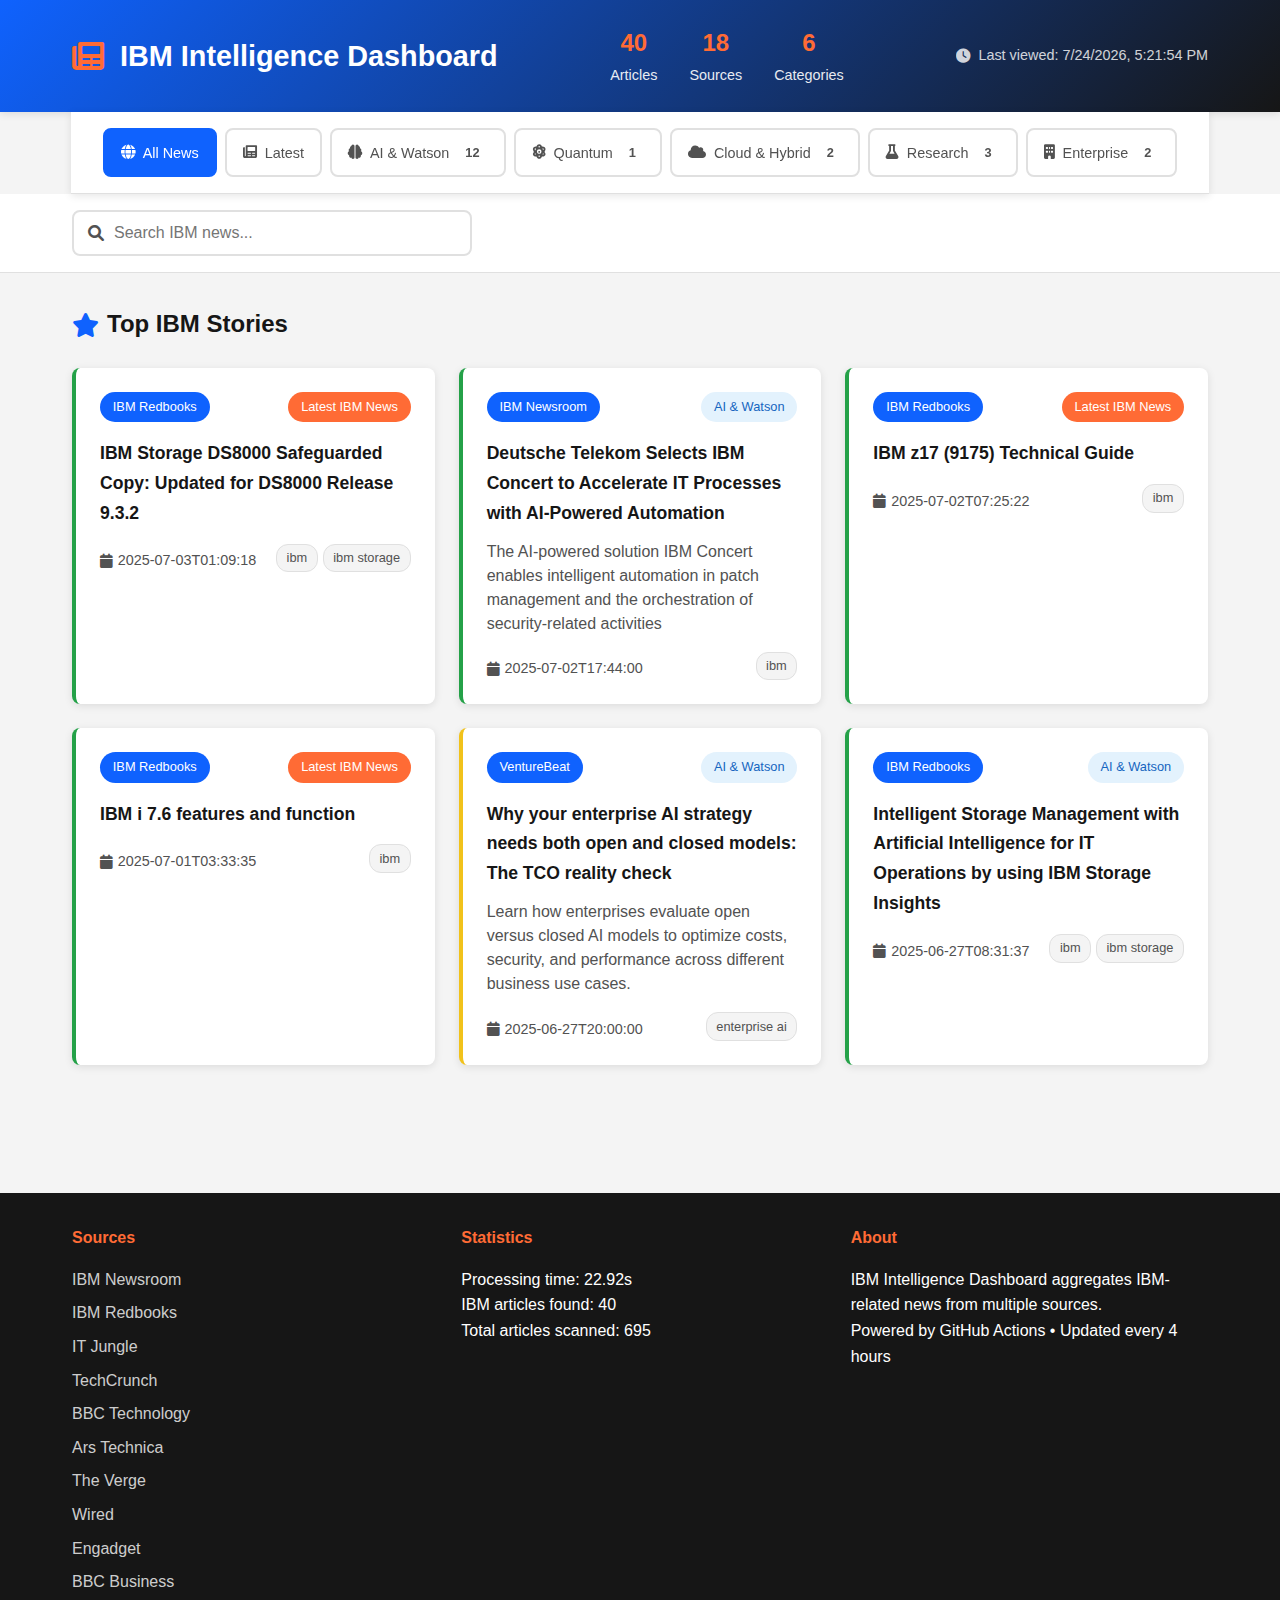
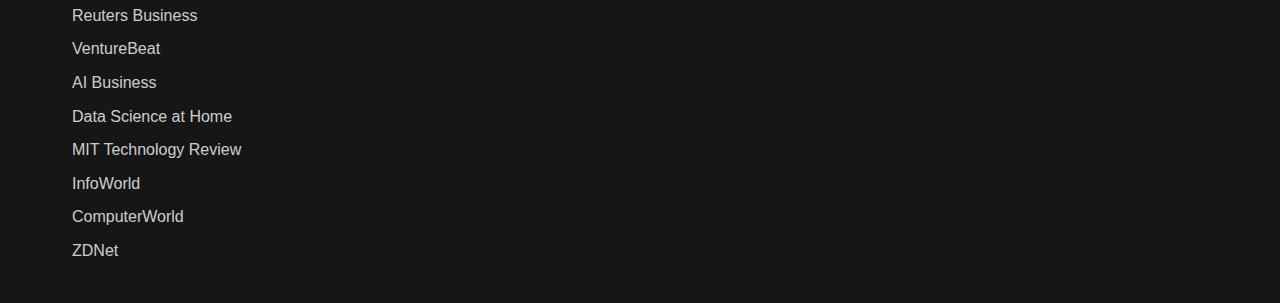
<file: index.html>
<!DOCTYPE html>
<html lang="en">
<head>
    <meta charset="UTF-8">
    <meta name="viewport" content="width=device-width, initial-scale=1.0">
    <title>IBM Intelligence Dashboard</title>
    <link rel="stylesheet" href="assets/css/dashboard.css">
    <link href="https://cdnjs.cloudflare.com/ajax/libs/font-awesome/6.0.0/css/all.min.css" rel="stylesheet">
</head>
<body>
    <div class="dashboard-container">
        <!-- Header -->
        <header class="dashboard-header">
            <div class="header-content">
                <div class="logo-section">
                    <i class="fas fa-newspaper"></i>
                    <h1>IBM Intelligence Dashboard</h1>
                </div>
                <div class="stats-section">
                    <div class="stat-item">
                        <span class="stat-number">40</span>
                        <span class="stat-label">Articles</span>
                    </div>
                    <div class="stat-item">
                        <span class="stat-number">18</span>
                        <span class="stat-label">Sources</span>
                    </div>
                    <div class="stat-item">
                        <span class="stat-number">6</span>
                        <span class="stat-label">Categories</span>
                    </div>
                </div>
                <div class="update-info">
                    <i class="fas fa-clock"></i>
                    Last updated: 2025-07-05T19:13:21Z
                </div>
            </div>
        </header>

        <!-- Navigation -->
        <nav class="category-nav">
            <button class="nav-btn active" data-category="all">
                <i class="fas fa-globe"></i> All News
            </button>
            <button class="nav-btn" data-category="latest">
                <i class="fas fa-newspaper"></i> Latest
            </button>
            
            
            
            
            <button class="nav-btn" data-category="ai_watson">
                
                <i class="fas fa-brain"></i> AI & Watson
                
                <span class="category-count">12</span>
            </button>
            
            
            
            <button class="nav-btn" data-category="quantum">
                
                <i class="fas fa-atom"></i> Quantum
                
                <span class="category-count">1</span>
            </button>
            
            
            
            <button class="nav-btn" data-category="cloud_hybrid">
                
                <i class="fas fa-cloud"></i> Cloud & Hybrid
                
                <span class="category-count">2</span>
            </button>
            
            
            
            <button class="nav-btn" data-category="research">
                
                <i class="fas fa-flask"></i> Research
                
                <span class="category-count">3</span>
            </button>
            
            
            
            <button class="nav-btn" data-category="enterprise">
                
                <i class="fas fa-building"></i> Enterprise
                
                <span class="category-count">2</span>
            </button>
            
            
        </nav>

        <!-- Main Content -->
        <main class="dashboard-main">
            <!-- Top Stories Section -->
            <section class="top-stories" id="section-all">
                <h2><i class="fas fa-star"></i> Top IBM Stories</h2>
                <div class="articles-grid">
                    
                    <article class="article-card priority-1">
                        <div class="article-header">
                            <span class="source-badge">IBM Redbooks</span>
                            <span class="category-badge category-latest">
                                Latest IBM News
                            </span>
                        </div>
                        <h3 class="article-title">
                            <a href="https://www.redbooks.ibm.com/abstracts/redp5506.html" target="_blank" rel="noopener">
                                IBM Storage DS8000 Safeguarded Copy: Updated for DS8000 Release 9.3.2
                            </a>
                        </h3>
                        <p class="article-description"></p>
                        <div class="article-footer">
                            <span class="article-date">
                                <i class="fas fa-calendar"></i>
                                
                                2025-07-03T01:09:18
                                
                            </span>
                            <div class="article-keywords">
                                
                                <span class="keyword-tag">ibm</span>
                                
                                <span class="keyword-tag">ibm storage</span>
                                
                            </div>
                        </div>
                    </article>
                    
                    <article class="article-card priority-1">
                        <div class="article-header">
                            <span class="source-badge">IBM Newsroom</span>
                            <span class="category-badge category-ai_watson">
                                AI & Watson
                            </span>
                        </div>
                        <h3 class="article-title">
                            <a href="https://newsroom.ibm.com/2025-07-02-deutsche-telekom-selects-ibm-concert-to-accelerate-it-processes-with-ai-powered-automation" target="_blank" rel="noopener">
                                Deutsche Telekom Selects IBM Concert to Accelerate IT Processes with AI-Powered Automation
                            </a>
                        </h3>
                        <p class="article-description">The AI-powered solution IBM Concert enables intelligent automation in patch management and the orchestration of security-related activities</p>
                        <div class="article-footer">
                            <span class="article-date">
                                <i class="fas fa-calendar"></i>
                                
                                2025-07-02T17:44:00
                                
                            </span>
                            <div class="article-keywords">
                                
                                <span class="keyword-tag">ibm</span>
                                
                            </div>
                        </div>
                    </article>
                    
                    <article class="article-card priority-1">
                        <div class="article-header">
                            <span class="source-badge">IBM Redbooks</span>
                            <span class="category-badge category-latest">
                                Latest IBM News
                            </span>
                        </div>
                        <h3 class="article-title">
                            <a href="https://www.redbooks.ibm.com/abstracts/sg248579.html" target="_blank" rel="noopener">
                                IBM z17 (9175) Technical Guide
                            </a>
                        </h3>
                        <p class="article-description"></p>
                        <div class="article-footer">
                            <span class="article-date">
                                <i class="fas fa-calendar"></i>
                                
                                2025-07-02T07:25:22
                                
                            </span>
                            <div class="article-keywords">
                                
                                <span class="keyword-tag">ibm</span>
                                
                            </div>
                        </div>
                    </article>
                    
                    <article class="article-card priority-1">
                        <div class="article-header">
                            <span class="source-badge">IBM Redbooks</span>
                            <span class="category-badge category-latest">
                                Latest IBM News
                            </span>
                        </div>
                        <h3 class="article-title">
                            <a href="https://www.redbooks.ibm.com/abstracts/sg248588.html" target="_blank" rel="noopener">
                                IBM i 7.6 features and function
                            </a>
                        </h3>
                        <p class="article-description"></p>
                        <div class="article-footer">
                            <span class="article-date">
                                <i class="fas fa-calendar"></i>
                                
                                2025-07-01T03:33:35
                                
                            </span>
                            <div class="article-keywords">
                                
                                <span class="keyword-tag">ibm</span>
                                
                            </div>
                        </div>
                    </article>
                    
                    <article class="article-card priority-2">
                        <div class="article-header">
                            <span class="source-badge">VentureBeat</span>
                            <span class="category-badge category-ai_watson">
                                AI & Watson
                            </span>
                        </div>
                        <h3 class="article-title">
                            <a href="https://venturebeat.com/ai/why-your-enterprise-ai-strategy-needs-both-open-and-closed-models-the-tco-reality-check/" target="_blank" rel="noopener">
                                Why your enterprise AI strategy needs both open and closed models: The TCO reality check
                            </a>
                        </h3>
                        <p class="article-description">Learn how enterprises evaluate open versus closed AI models to optimize costs, security, and performance across different business use cases.</p>
                        <div class="article-footer">
                            <span class="article-date">
                                <i class="fas fa-calendar"></i>
                                
                                2025-06-27T20:00:00
                                
                            </span>
                            <div class="article-keywords">
                                
                                <span class="keyword-tag">enterprise ai</span>
                                
                            </div>
                        </div>
                    </article>
                    
                    <article class="article-card priority-1">
                        <div class="article-header">
                            <span class="source-badge">IBM Redbooks</span>
                            <span class="category-badge category-ai_watson">
                                AI & Watson
                            </span>
                        </div>
                        <h3 class="article-title">
                            <a href="https://www.redbooks.ibm.com/abstracts/redp5755.html" target="_blank" rel="noopener">
                                Intelligent Storage Management with Artificial Intelligence for IT Operations by using IBM Storage Insights
                            </a>
                        </h3>
                        <p class="article-description"></p>
                        <div class="article-footer">
                            <span class="article-date">
                                <i class="fas fa-calendar"></i>
                                
                                2025-06-27T08:31:37
                                
                            </span>
                            <div class="article-keywords">
                                
                                <span class="keyword-tag">ibm</span>
                                
                                <span class="keyword-tag">ibm storage</span>
                                
                            </div>
                        </div>
                    </article>
                    
                </div>
            </section>

            <!-- Category Sections -->
            
            <section class="category-section" id="section-latest" style="display: none;">
                <h2>
                    
                    <i class="fas fa-newspaper"></i> Latest IBM News
                    
                </h2>
                <div class="articles-list">
                    
                    <article class="article-item priority-1">
                        <div class="article-content">
                            <div class="article-meta">
                                <span class="source-badge">IBM Redbooks</span>
                                <span class="article-date">
                                    
                                    2025-07-03T01:09:18
                                    
                                </span>
                            </div>
                            <h3 class="article-title">
                                <a href="https://www.redbooks.ibm.com/abstracts/redp5506.html" target="_blank" rel="noopener">
                                    IBM Storage DS8000 Safeguarded Copy: Updated for DS8000 Release 9.3.2
                                </a>
                            </h3>
                            <p class="article-description"></p>
                            <div class="article-keywords">
                                
                                <span class="keyword-tag">ibm</span>
                                
                                <span class="keyword-tag">ibm storage</span>
                                
                            </div>
                        </div>
                    </article>
                    
                    <article class="article-item priority-1">
                        <div class="article-content">
                            <div class="article-meta">
                                <span class="source-badge">IBM Redbooks</span>
                                <span class="article-date">
                                    
                                    2025-07-02T07:25:22
                                    
                                </span>
                            </div>
                            <h3 class="article-title">
                                <a href="https://www.redbooks.ibm.com/abstracts/sg248579.html" target="_blank" rel="noopener">
                                    IBM z17 (9175) Technical Guide
                                </a>
                            </h3>
                            <p class="article-description"></p>
                            <div class="article-keywords">
                                
                                <span class="keyword-tag">ibm</span>
                                
                            </div>
                        </div>
                    </article>
                    
                    <article class="article-item priority-1">
                        <div class="article-content">
                            <div class="article-meta">
                                <span class="source-badge">IBM Redbooks</span>
                                <span class="article-date">
                                    
                                    2025-07-01T03:33:35
                                    
                                </span>
                            </div>
                            <h3 class="article-title">
                                <a href="https://www.redbooks.ibm.com/abstracts/sg248588.html" target="_blank" rel="noopener">
                                    IBM i 7.6 features and function
                                </a>
                            </h3>
                            <p class="article-description"></p>
                            <div class="article-keywords">
                                
                                <span class="keyword-tag">ibm</span>
                                
                            </div>
                        </div>
                    </article>
                    
                    <article class="article-item priority-1">
                        <div class="article-content">
                            <div class="article-meta">
                                <span class="source-badge">IBM Redbooks</span>
                                <span class="article-date">
                                    
                                    2025-06-27T04:37:47
                                    
                                </span>
                            </div>
                            <h3 class="article-title">
                                <a href="https://www.redbooks.ibm.com/redpieces/abstracts/sg246374.html" target="_blank" rel="noopener">
                                    IBM GDPS: An Introduction to Concepts and Capabilities
                                </a>
                            </h3>
                            <p class="article-description"></p>
                            <div class="article-keywords">
                                
                                <span class="keyword-tag">ibm</span>
                                
                            </div>
                        </div>
                    </article>
                    
                    <article class="article-item priority-1">
                        <div class="article-content">
                            <div class="article-meta">
                                <span class="source-badge">IBM Redbooks</span>
                                <span class="article-date">
                                    
                                    2025-06-26T02:11:01
                                    
                                </span>
                            </div>
                            <h3 class="article-title">
                                <a href="https://www.redbooks.ibm.com/abstracts/sg248569.html" target="_blank" rel="noopener">
                                    Ensuring Business Continuity: A Practical Guide to Policy-Based Replication and Policy-Based High Availability for IBM Storage Virtualize Systems
                                </a>
                            </h3>
                            <p class="article-description"></p>
                            <div class="article-keywords">
                                
                                <span class="keyword-tag">ibm</span>
                                
                                <span class="keyword-tag">ibm storage</span>
                                
                            </div>
                        </div>
                    </article>
                    
                    <article class="article-item priority-1">
                        <div class="article-content">
                            <div class="article-meta">
                                <span class="source-badge">IBM Newsroom</span>
                                <span class="article-date">
                                    
                                    2025-06-24T11:02:00
                                    
                                </span>
                            </div>
                            <h3 class="article-title">
                                <a href="https://newsroom.ibm.com/2025-06-24-parsons-corporation-is-ready-now-to-build-americas-brand-new,-state-of-the-art-air-traffic-control-system" target="_blank" rel="noopener">
                                    Parsons Corporation is Ready Now to Build America’s Brand New, State Of-The-Art Air Traffic Control System
                                </a>
                            </h3>
                            <p class="article-description">Parsons and IBM join forces to propose solutions for new national airspace system</p>
                            <div class="article-keywords">
                                
                                <span class="keyword-tag">ibm</span>
                                
                            </div>
                        </div>
                    </article>
                    
                    <article class="article-item priority-2">
                        <div class="article-content">
                            <div class="article-meta">
                                <span class="source-badge">IT Jungle</span>
                                <span class="article-date">
                                    
                                    2025-06-23T04:01:06
                                    
                                </span>
                            </div>
                            <h3 class="article-title">
                                <a href="https://www.itjungle.com/2025/06/23/ibm-i-ptf-guide-volume-27-number-25/" target="_blank" rel="noopener">
                                    IBM i PTF Guide, Volume 27, Number 25
                                </a>
                            </h3>
                            <p class="article-description"><p>Happy Monday, everyone. The IBM i stack is starting out your week with a security issue and two security vulnerabilities.</p>
<p>First, we have PH65394, which is a notification that IBM WebSphere Application Server Liberty is vulnerable to a denial of service due to Apache CXF (CVE-2025-23184 CVS...</p>
                            <div class="article-keywords">
                                
                                <span class="keyword-tag">ibm</span>
                                
                            </div>
                        </div>
                    </article>
                    
                    <article class="article-item priority-2">
                        <div class="article-content">
                            <div class="article-meta">
                                <span class="source-badge">IT Jungle</span>
                                <span class="article-date">
                                    
                                    2025-06-16T04:05:11
                                    
                                </span>
                            </div>
                            <h3 class="article-title">
                                <a href="https://www.itjungle.com/2025/06/16/meet-the-next-gen-of-ibmers-helping-to-build-ibm-i/" target="_blank" rel="noopener">
                                    Meet The Next Gen Of IBMers Helping To Build IBM i
                                </a>
                            </h3>
                            <p class="article-description"><p>The graying of the IBM i installed base is a topic that deserves attention, as every platform must find a way to reinvent itself if it wants to survive. IBM executives have been vocal about the need for IBM i customers to hire younger people. Well, it looks like Big Blue is taking its own advice,...</p>
                            <div class="article-keywords">
                                
                                <span class="keyword-tag">ibm</span>
                                
                                <span class="keyword-tag">big blue</span>
                                
                            </div>
                        </div>
                    </article>
                    
                    <article class="article-item priority-2">
                        <div class="article-content">
                            <div class="article-meta">
                                <span class="source-badge">IT Jungle</span>
                                <span class="article-date">
                                    
                                    2025-06-16T04:01:35
                                    
                                </span>
                            </div>
                            <h3 class="article-title">
                                <a href="https://www.itjungle.com/2025/06/16/ibm-i-ptf-guide-volume-27-number-24/" target="_blank" rel="noopener">
                                    IBM i PTF Guide, Volume 27, Number 24
                                </a>
                            </h3>
                            <p class="article-description"><p>The AS/400, under its many names, turns 37 this coming weekend, and let’s all raise a glass and celebrate this venerable and still relevant platform. Or, perhaps a cup of coffee or tea, depending on your mood.</p>
<p>In the meantime, before you toast the IBM i, you have two security vulnerabiliti...</p>
                            <div class="article-keywords">
                                
                                <span class="keyword-tag">ibm</span>
                                
                            </div>
                        </div>
                    </article>
                    
                    <article class="article-item priority-1">
                        <div class="article-content">
                            <div class="article-meta">
                                <span class="source-badge">IBM Redbooks</span>
                                <span class="article-date">
                                    
                                    2025-06-16T03:07:00
                                    
                                </span>
                            </div>
                            <h3 class="article-title">
                                <a href="https://www.redbooks.ibm.com/redpieces/abstracts/sg248480.html" target="_blank" rel="noopener">
                                    IBM Z Time Synchronization Implementation Guide
                                </a>
                            </h3>
                            <p class="article-description"></p>
                            <div class="article-keywords">
                                
                                <span class="keyword-tag">ibm</span>
                                
                                <span class="keyword-tag">ibm z</span>
                                
                            </div>
                        </div>
                    </article>
                    
                    <article class="article-item priority-1">
                        <div class="article-content">
                            <div class="article-meta">
                                <span class="source-badge">IBM Redbooks</span>
                                <span class="article-date">
                                    
                                    2025-06-09T11:49:16
                                    
                                </span>
                            </div>
                            <h3 class="article-title">
                                <a href="https://www.redbooks.ibm.com/abstracts/sg248581.html" target="_blank" rel="noopener">
                                    IBM z17 Configuration Setup
                                </a>
                            </h3>
                            <p class="article-description"></p>
                            <div class="article-keywords">
                                
                                <span class="keyword-tag">ibm</span>
                                
                            </div>
                        </div>
                    </article>
                    
                    <article class="article-item priority-1">
                        <div class="article-content">
                            <div class="article-meta">
                                <span class="source-badge">IBM Redbooks</span>
                                <span class="article-date">
                                    
                                    2025-06-04T11:58:55
                                    
                                </span>
                            </div>
                            <h3 class="article-title">
                                <a href="https://www.redbooks.ibm.com/redpieces/abstracts/sg248511.html" target="_blank" rel="noopener">
                                    Getting Started with IBM Z Cyber Vault
                                </a>
                            </h3>
                            <p class="article-description"></p>
                            <div class="article-keywords">
                                
                                <span class="keyword-tag">ibm</span>
                                
                                <span class="keyword-tag">ibm z</span>
                                
                            </div>
                        </div>
                    </article>
                    
                    <article class="article-item priority-1">
                        <div class="article-content">
                            <div class="article-meta">
                                <span class="source-badge">IBM Redbooks</span>
                                <span class="article-date">
                                    
                                    2025-06-03T12:13:08
                                    
                                </span>
                            </div>
                            <h3 class="article-title">
                                <a href="https://www.redbooks.ibm.com/redpieces/abstracts/redp5744.html" target="_blank" rel="noopener">
                                    IBM Storage Defender: Data Resiliency Service
                                </a>
                            </h3>
                            <p class="article-description"></p>
                            <div class="article-keywords">
                                
                                <span class="keyword-tag">ibm</span>
                                
                                <span class="keyword-tag">ibm storage</span>
                                
                            </div>
                        </div>
                    </article>
                    
                    <article class="article-item priority-1">
                        <div class="article-content">
                            <div class="article-meta">
                                <span class="source-badge">IBM Redbooks</span>
                                <span class="article-date">
                                    
                                    2025-06-03T11:43:03
                                    
                                </span>
                            </div>
                            <h3 class="article-title">
                                <a href="https://www.redbooks.ibm.com/abstracts/redp5746.html" target="_blank" rel="noopener">
                                    IBM Storage Scale System 6000 with NVIDIA DGX SuperPOD Deployment Guide
                                </a>
                            </h3>
                            <p class="article-description"></p>
                            <div class="article-keywords">
                                
                                <span class="keyword-tag">ibm</span>
                                
                                <span class="keyword-tag">ibm storage</span>
                                
                            </div>
                        </div>
                    </article>
                    
                    <article class="article-item priority-1">
                        <div class="article-content">
                            <div class="article-meta">
                                <span class="source-badge">IBM Redbooks</span>
                                <span class="article-date">
                                    
                                    2025-05-29T02:34:57
                                    
                                </span>
                            </div>
                            <h3 class="article-title">
                                <a href="https://www.redbooks.ibm.com/abstracts/sg248585.html" target="_blank" rel="noopener">
                                    Supercharge Your IBM Storage FlashSystem: Performance Tips and Tricks
                                </a>
                            </h3>
                            <p class="article-description"></p>
                            <div class="article-keywords">
                                
                                <span class="keyword-tag">ibm</span>
                                
                                <span class="keyword-tag">ibm storage</span>
                                
                            </div>
                        </div>
                    </article>
                    
                    <article class="article-item priority-1">
                        <div class="article-content">
                            <div class="article-meta">
                                <span class="source-badge">IBM Redbooks</span>
                                <span class="article-date">
                                    
                                    2025-05-29T01:38:40
                                    
                                </span>
                            </div>
                            <h3 class="article-title">
                                <a href="https://www.redbooks.ibm.com/abstracts/sg248580.html" target="_blank" rel="noopener">
                                    IBM z17 Technical Introduction
                                </a>
                            </h3>
                            <p class="article-description"></p>
                            <div class="article-keywords">
                                
                                <span class="keyword-tag">ibm</span>
                                
                            </div>
                        </div>
                    </article>
                    
                    <article class="article-item priority-1">
                        <div class="article-content">
                            <div class="article-meta">
                                <span class="source-badge">IBM Redbooks</span>
                                <span class="article-date">
                                    
                                    2025-05-20T04:52:31
                                    
                                </span>
                            </div>
                            <h3 class="article-title">
                                <a href="https://www.redbooks.ibm.com/abstracts/sg248582.html" target="_blank" rel="noopener">
                                    Modernization Techniques for IBM Power
                                </a>
                            </h3>
                            <p class="article-description"></p>
                            <div class="article-keywords">
                                
                                <span class="keyword-tag">ibm</span>
                                
                                <span class="keyword-tag">ibm power</span>
                                
                            </div>
                        </div>
                    </article>
                    
                    <article class="article-item priority-1">
                        <div class="article-content">
                            <div class="article-meta">
                                <span class="source-badge">IBM Redbooks</span>
                                <span class="article-date">
                                    
                                    2025-05-16T11:11:24
                                    
                                </span>
                            </div>
                            <h3 class="article-title">
                                <a href="https://www.redbooks.ibm.com/abstracts/sg248235.html" target="_blank" rel="noopener">
                                    IBM TS4500 R11 Tape Library Guide
                                </a>
                            </h3>
                            <p class="article-description"></p>
                            <div class="article-keywords">
                                
                                <span class="keyword-tag">ibm</span>
                                
                            </div>
                        </div>
                    </article>
                    
                    <article class="article-item priority-1">
                        <div class="article-content">
                            <div class="article-meta">
                                <span class="source-badge">IBM Redbooks</span>
                                <span class="article-date">
                                    
                                    2025-05-16T07:35:47
                                    
                                </span>
                            </div>
                            <h3 class="article-title">
                                <a href="https://www.redbooks.ibm.com/abstracts/sg248583.html" target="_blank" rel="noopener">
                                    Introducing IBM i Modernization Engine for Lifecycle Integration - Merlin
                                </a>
                            </h3>
                            <p class="article-description"></p>
                            <div class="article-keywords">
                                
                                <span class="keyword-tag">ibm</span>
                                
                            </div>
                        </div>
                    </article>
                    
                    <article class="article-item priority-1">
                        <div class="article-content">
                            <div class="article-meta">
                                <span class="source-badge">IBM Redbooks</span>
                                <span class="article-date">
                                    
                                    2025-05-12T09:47:19
                                    
                                </span>
                            </div>
                            <h3 class="article-title">
                                <a href="https://www.redbooks.ibm.com/abstracts/sg245444.html" target="_blank" rel="noopener">
                                    IBM Z Connectivity Handbook
                                </a>
                            </h3>
                            <p class="article-description"></p>
                            <div class="article-keywords">
                                
                                <span class="keyword-tag">ibm</span>
                                
                                <span class="keyword-tag">ibm z</span>
                                
                            </div>
                        </div>
                    </article>
                    
                </div>
            </section>
            
            <section class="category-section" id="section-ai_watson" style="display: none;">
                <h2>
                    
                    <i class="fas fa-brain"></i> AI & Watson
                    
                </h2>
                <div class="articles-list">
                    
                    <article class="article-item priority-1">
                        <div class="article-content">
                            <div class="article-meta">
                                <span class="source-badge">IBM Newsroom</span>
                                <span class="article-date">
                                    
                                    2025-07-02T17:44:00
                                    
                                </span>
                            </div>
                            <h3 class="article-title">
                                <a href="https://newsroom.ibm.com/2025-07-02-deutsche-telekom-selects-ibm-concert-to-accelerate-it-processes-with-ai-powered-automation" target="_blank" rel="noopener">
                                    Deutsche Telekom Selects IBM Concert to Accelerate IT Processes with AI-Powered Automation
                                </a>
                            </h3>
                            <p class="article-description">The AI-powered solution IBM Concert enables intelligent automation in patch management and the orchestration of security-related activities</p>
                            <div class="article-keywords">
                                
                                <span class="keyword-tag">ibm</span>
                                
                            </div>
                        </div>
                    </article>
                    
                    <article class="article-item priority-2">
                        <div class="article-content">
                            <div class="article-meta">
                                <span class="source-badge">VentureBeat</span>
                                <span class="article-date">
                                    
                                    2025-06-27T20:00:00
                                    
                                </span>
                            </div>
                            <h3 class="article-title">
                                <a href="https://venturebeat.com/ai/why-your-enterprise-ai-strategy-needs-both-open-and-closed-models-the-tco-reality-check/" target="_blank" rel="noopener">
                                    Why your enterprise AI strategy needs both open and closed models: The TCO reality check
                                </a>
                            </h3>
                            <p class="article-description">Learn how enterprises evaluate open versus closed AI models to optimize costs, security, and performance across different business use cases.</p>
                            <div class="article-keywords">
                                
                                <span class="keyword-tag">enterprise ai</span>
                                
                            </div>
                        </div>
                    </article>
                    
                    <article class="article-item priority-1">
                        <div class="article-content">
                            <div class="article-meta">
                                <span class="source-badge">IBM Redbooks</span>
                                <span class="article-date">
                                    
                                    2025-06-27T08:31:37
                                    
                                </span>
                            </div>
                            <h3 class="article-title">
                                <a href="https://www.redbooks.ibm.com/abstracts/redp5755.html" target="_blank" rel="noopener">
                                    Intelligent Storage Management with Artificial Intelligence for IT Operations by using IBM Storage Insights
                                </a>
                            </h3>
                            <p class="article-description"></p>
                            <div class="article-keywords">
                                
                                <span class="keyword-tag">ibm</span>
                                
                                <span class="keyword-tag">ibm storage</span>
                                
                            </div>
                        </div>
                    </article>
                    
                    <article class="article-item priority-1">
                        <div class="article-content">
                            <div class="article-meta">
                                <span class="source-badge">AI Business</span>
                                <span class="article-date">
                                    
                                    2025-06-25T13:59:14
                                    
                                </span>
                            </div>
                            <h3 class="article-title">
                                <a href="https://aibusiness.com/generative-ai/hpe-and-nvidia-unveil-new-ai-factory-solutions-at-hpe-discover-las-vegas" target="_blank" rel="noopener">
                                    HPE and Nvidia Unveil New AI Factory Technology
                                </a>
                            </h3>
                            <p class="article-description">Strategic partnership expands enterprise AI capabilities with Blackwell architecture and industry-specific implementations</p>
                            <div class="article-keywords">
                                
                                <span class="keyword-tag">enterprise ai</span>
                                
                            </div>
                        </div>
                    </article>
                    
                    <article class="article-item priority-1">
                        <div class="article-content">
                            <div class="article-meta">
                                <span class="source-badge">AI Business</span>
                                <span class="article-date">
                                    
                                    2025-06-20T14:32:23
                                    
                                </span>
                            </div>
                            <h3 class="article-title">
                                <a href="https://aibusiness.com/agentic-ai/ibm-s-vision-for-agentic-ai-orchestration-q-a" target="_blank" rel="noopener">
                                    IBM's Vision for Agentic AI Orchestration: Q&amp;A
                                </a>
                            </h3>
                            <p class="article-description">IBM AI leader Hans Petter &quot;HP&quot; Dalen on business transformation with agentic AI</p>
                            <div class="article-keywords">
                                
                                <span class="keyword-tag">ibm</span>
                                
                            </div>
                        </div>
                    </article>
                    
                    <article class="article-item priority-1">
                        <div class="article-content">
                            <div class="article-meta">
                                <span class="source-badge">AI Business</span>
                                <span class="article-date">
                                    
                                    2025-06-20T14:24:14
                                    
                                </span>
                            </div>
                            <h3 class="article-title">
                                <a href="https://aibusiness.com/data-centers/most-read-amazon-to-invest-10b-for-ai-cloud-expansion-in-north-carolina-wimbledon-ibm-bring-latest-ai-features-to-the-court" target="_blank" rel="noopener">
                                    Most Read: Amazon to Invest $10B for AI, Cloud Expansion in North Carolina; Wimbledon, IBM Bring Latest AI Features to the Court
                                </a>
                            </h3>
                            <p class="article-description">Also inside, Meta signs nuclear deal to power AI growth; OpenAI awarded $200M contract to develop AI for defense, and more</p>
                            <div class="article-keywords">
                                
                                <span class="keyword-tag">ibm</span>
                                
                            </div>
                        </div>
                    </article>
                    
                    <article class="article-item priority-2">
                        <div class="article-content">
                            <div class="article-meta">
                                <span class="source-badge">Data Science at Home</span>
                                <span class="article-date">
                                    
                                    2025-06-18T14:34:45
                                    
                                </span>
                            </div>
                            <h3 class="article-title">
                                <a href="https://datascienceathome.podbean.com/e/brains-in-the-machine-the-rise-of-neuromorphic-computing-ep-285/" target="_blank" rel="noopener">
                                    Brains in the Machine: The Rise of Neuromorphic Computing (Ep. 285)
                                </a>
                            </h3>
                            <p class="article-description">In this episode of Data Science at Home, we explore the fascinating world of neuromorphic computing — a brain-inspired approach to computation that could reshape the future of AI and robotics. The episode breaks down how neuromorphic systems differ from conventional AI architectures like transformer...</p>
                            <div class="article-keywords">
                                
                                <span class="keyword-tag">ibm</span>
                                
                            </div>
                        </div>
                    </article>
                    
                    <article class="article-item priority-1">
                        <div class="article-content">
                            <div class="article-meta">
                                <span class="source-badge">IBM Newsroom</span>
                                <span class="article-date">
                                    
                                    2025-06-18T12:00:00
                                    
                                </span>
                            </div>
                            <h3 class="article-title">
                                <a href="https://newsroom.ibm.com/2025-06-18-ibm-introduces-industry-first-software-to-unify-agentic-governance-and-security" target="_blank" rel="noopener">
                                    IBM Introduces Industry-First Software to Unify Agentic Governance and Security
                                </a>
                            </h3>
                            <p class="article-description">New IBM integrations to help businesses keep their agentic AI – and other generative AI systems –secured and responsible at scale</p>
                            <div class="article-keywords">
                                
                                <span class="keyword-tag">ibm</span>
                                
                            </div>
                        </div>
                    </article>
                    
                    <article class="article-item priority-1">
                        <div class="article-content">
                            <div class="article-meta">
                                <span class="source-badge">AI Business</span>
                                <span class="article-date">
                                    
                                    2025-06-17T18:52:31
                                    
                                </span>
                            </div>
                            <h3 class="article-title">
                                <a href="https://aibusiness.com/generative-ai/wimbledon-ibm-bring-latest-ai-features-to-the-court" target="_blank" rel="noopener">
                                    Wimbledon, IBM Bring Latest AI Features to the Court
                                </a>
                            </h3>
                            <p class="article-description">The expanded partnership brings a new real-time match chatbot and an enhanced ‘Likelihood to Win’ projection tool for Wimbledon this year</p>
                            <div class="article-keywords">
                                
                                <span class="keyword-tag">ibm</span>
                                
                            </div>
                        </div>
                    </article>
                    
                    <article class="article-item priority-1">
                        <div class="article-content">
                            <div class="article-meta">
                                <span class="source-badge">IBM Newsroom</span>
                                <span class="article-date">
                                    
                                    2025-06-17T04:10:00
                                    
                                </span>
                            </div>
                            <h3 class="article-title">
                                <a href="https://newsroom.ibm.com/2025-06-17-ibm-study-profit-driven-cmos-see-ai-as-growth-driver,-but-operational-hurdles-slow-them-down" target="_blank" rel="noopener">
                                    IBM Study: Profit-Driven CMOs See AI as Growth Driver, but Operational Hurdles Slow Them Down
                                </a>
                            </h3>
                            <p class="article-description">•	54% of surveyed executives underestimated the operational complexity of translating AI strategies into outcomes.</p>
                            <div class="article-keywords">
                                
                                <span class="keyword-tag">ibm</span>
                                
                            </div>
                        </div>
                    </article>
                    
                    <article class="article-item priority-1">
                        <div class="article-content">
                            <div class="article-meta">
                                <span class="source-badge">IBM Redbooks</span>
                                <span class="article-date">
                                    
                                    2025-05-22T06:52:40
                                    
                                </span>
                            </div>
                            <h3 class="article-title">
                                <a href="https://www.redbooks.ibm.com/abstracts/redp5756.html" target="_blank" rel="noopener">
                                    AI for Linux on IBM Z and LinuxONE applications and examples
                                </a>
                            </h3>
                            <p class="article-description"></p>
                            <div class="article-keywords">
                                
                                <span class="keyword-tag">ibm</span>
                                
                                <span class="keyword-tag">ibm z</span>
                                
                            </div>
                        </div>
                    </article>
                    
                    <article class="article-item priority-1">
                        <div class="article-content">
                            <div class="article-meta">
                                <span class="source-badge">IBM Redbooks</span>
                                <span class="article-date">
                                    
                                    2025-05-07T02:58:48
                                    
                                </span>
                            </div>
                            <h3 class="article-title">
                                <a href="https://www.redbooks.ibm.com/abstracts/sg248563.html" target="_blank" rel="noopener">
                                    Unlocking Data Insights and AI: IBM Storage Ceph as a Data Lakehouse Platform for IBM watsonx.data and Beyond
                                </a>
                            </h3>
                            <p class="article-description"></p>
                            <div class="article-keywords">
                                
                                <span class="keyword-tag">ibm</span>
                                
                                <span class="keyword-tag">watsonx</span>
                                
                                <span class="keyword-tag">ibm storage</span>
                                
                            </div>
                        </div>
                    </article>
                    
                </div>
            </section>
            
            <section class="category-section" id="section-quantum" style="display: none;">
                <h2>
                    
                    <i class="fas fa-atom"></i> Quantum Computing
                    
                </h2>
                <div class="articles-list">
                    
                    <article class="article-item priority-1">
                        <div class="article-content">
                            <div class="article-meta">
                                <span class="source-badge">IBM Newsroom</span>
                                <span class="article-date">
                                    
                                    2025-06-24T01:00:00
                                    
                                </span>
                            </div>
                            <h3 class="article-title">
                                <a href="https://newsroom.ibm.com/2025-06-23-ibm-and-riken-unveil-first-ibm-quantum-system-two-outside-of-the-u-s" target="_blank" rel="noopener">
                                    IBM and RIKEN Unveil First IBM Quantum System Two Outside of the U.S.
                                </a>
                            </h3>
                            <p class="article-description">IBM's next-generation quantum computer, now online in Japan, is also connected to the supercomputer Fugaku to accelerate quantum computational power and accuracy</p>
                            <div class="article-keywords">
                                
                                <span class="keyword-tag">ibm</span>
                                
                                <span class="keyword-tag">ibm quantum</span>
                                
                            </div>
                        </div>
                    </article>
                    
                </div>
            </section>
            
            <section class="category-section" id="section-cloud_hybrid" style="display: none;">
                <h2>
                    
                    <i class="fas fa-cloud"></i> Cloud & Hybrid
                    
                </h2>
                <div class="articles-list">
                    
                    <article class="article-item priority-2">
                        <div class="article-content">
                            <div class="article-meta">
                                <span class="source-badge">IT Jungle</span>
                                <span class="article-date">
                                    
                                    2025-06-16T04:03:48
                                    
                                </span>
                            </div>
                            <h3 class="article-title">
                                <a href="https://www.itjungle.com/2025/06/16/will-independent-ibm-i-clouds-survive-powervs/" target="_blank" rel="noopener">
                                    Will Independent IBM i Clouds Survive PowerVS?
                                </a>
                            </h3>
                            <p class="article-description"><p>IBM currently competes with a slew of independent IBM i clouds with its Power Virtual Server (PowerVS) offering. But as IBM’s PowerVS grows bigger and more capable, there is still a question: Can the independent IBM i clouds survive?</p>
<p>Clouds have been around in one form or another for as lo...</p>
                            <div class="article-keywords">
                                
                                <span class="keyword-tag">ibm</span>
                                
                            </div>
                        </div>
                    </article>
                    
                    <article class="article-item priority-1">
                        <div class="article-content">
                            <div class="article-meta">
                                <span class="source-badge">IBM Redbooks</span>
                                <span class="article-date">
                                    
                                    2025-05-26T05:18:16
                                    
                                </span>
                            </div>
                            <h3 class="article-title">
                                <a href="https://www.redbooks.ibm.com/abstracts/redp5753.html" target="_blank" rel="noopener">
                                    A Practical Guide to IBM Storage FlashSystem and Red Hat OpenShift Integration: Red Hat OpenShift Container Platform Virtualization use case
                                </a>
                            </h3>
                            <p class="article-description"></p>
                            <div class="article-keywords">
                                
                                <span class="keyword-tag">ibm</span>
                                
                                <span class="keyword-tag">ibm storage</span>
                                
                                <span class="keyword-tag">red hat</span>
                                
                            </div>
                        </div>
                    </article>
                    
                </div>
            </section>
            
            <section class="category-section" id="section-research" style="display: none;">
                <h2>
                    
                    <i class="fas fa-flask"></i> Research & Innovation
                    
                </h2>
                <div class="articles-list">
                    
                    <article class="article-item priority-2">
                        <div class="article-content">
                            <div class="article-meta">
                                <span class="source-badge">IT Jungle</span>
                                <span class="article-date">
                                    
                                    2025-06-23T04:05:29
                                    
                                </span>
                            </div>
                            <h3 class="article-title">
                                <a href="https://www.itjungle.com/2025/06/23/liam-allan-shares-whats-coming-next-with-code-for-ibm-i/" target="_blank" rel="noopener">
                                    Liam Allan Shares What’s Coming Next With Code For IBM i
                                </a>
                            </h3>
                            <p class="article-description"><p>The rise of Code for IBM i arguably is the best IBM i technology story of the past few years. The VS Code development environment came out of nowhere to challenge Rational Developer for i as the pre-eminent developer tool on the platform. And according to Liam Allan, who started this whole thing,...</p>
                            <div class="article-keywords">
                                
                                <span class="keyword-tag">ibm</span>
                                
                            </div>
                        </div>
                    </article>
                    
                    <article class="article-item priority-2">
                        <div class="article-content">
                            <div class="article-meta">
                                <span class="source-badge">IT Jungle</span>
                                <span class="article-date">
                                    
                                    2025-06-23T04:03:41
                                    
                                </span>
                            </div>
                            <h3 class="article-title">
                                <a href="https://www.itjungle.com/2025/06/23/vs-code-will-be-the-heart-of-the-modern-ibm-i-platform/" target="_blank" rel="noopener">
                                    VS Code Will Be The Heart Of The Modern IBM i Platform
                                </a>
                            </h3>
                            <p class="article-description"><p>For application programmers, the workspace is not a place to sit with a screen, a keyboard, a chair, but rather is an integrated development environment within which code can be created, shared, compiled, and managed either inside the tool itself or through plug-in extensions that link it to othe...</p>
                            <div class="article-keywords">
                                
                                <span class="keyword-tag">ibm</span>
                                
                            </div>
                        </div>
                    </article>
                    
                    <article class="article-item priority-2">
                        <div class="article-content">
                            <div class="article-meta">
                                <span class="source-badge">IT Jungle</span>
                                <span class="article-date">
                                    
                                    2025-06-16T04:04:52
                                    
                                </span>
                            </div>
                            <h3 class="article-title">
                                <a href="https://www.itjungle.com/2025/06/16/looks-like-ibm-is-building-a-linux-like-pase-for-ibm-i-after-all/" target="_blank" rel="noopener">
                                    Looks Like IBM Is Building A Linux-Like PASE For IBM i After All
                                </a>
                            </h3>
                            <p class="article-description"><p>It is pleasing, indeed, whenever you think of something that would be useful for a particular platform and then you find out that the company is working on it. This is indeed what I thought of when we reviewed the <a href="https://pu2025.sched.com/2025-05-20/list/descriptions" rel="noopener" targ...</p>
                            <div class="article-keywords">
                                
                                <span class="keyword-tag">ibm</span>
                                
                                <span class="keyword-tag">big blue</span>
                                
                            </div>
                        </div>
                    </article>
                    
                </div>
            </section>
            
            <section class="category-section" id="section-enterprise" style="display: none;">
                <h2>
                    
                    <i class="fas fa-building"></i> Enterprise Solutions
                    
                </h2>
                <div class="articles-list">
                    
                    <article class="article-item priority-2">
                        <div class="article-content">
                            <div class="article-meta">
                                <span class="source-badge">IT Jungle</span>
                                <span class="article-date">
                                    
                                    2025-06-23T04:04:45
                                    
                                </span>
                            </div>
                            <h3 class="article-title">
                                <a href="https://www.itjungle.com/2025/06/23/from-stable-to-scalable-visual-lansa-16-powers-ibm-i-growth-launching-july-8/" target="_blank" rel="noopener">
                                    From Stable To Scalable: Visual LANSA 16 Powers IBM i Growth – Launching July 8
                                </a>
                            </h3>
                            <p class="article-description"><p>IBM i remains one of the most trusted enterprise platforms in the world, running mission-critical operations across industries like manufacturing, logistics, and finance. Its unmatched reliability and performance have made it a mainstay for organizations running high-volume, always-on business sy...</p>
                            <div class="article-keywords">
                                
                                <span class="keyword-tag">ibm</span>
                                
                            </div>
                        </div>
                    </article>
                    
                    <article class="article-item priority-2">
                        <div class="article-content">
                            <div class="article-meta">
                                <span class="source-badge">IT Jungle</span>
                                <span class="article-date">
                                    
                                    2025-06-16T04:02:18
                                    
                                </span>
                            </div>
                            <h3 class="article-title">
                                <a href="https://www.itjungle.com/2025/06/16/now-ibm-is-jacking-up-hardware-maintenance-prices/" target="_blank" rel="noopener">
                                    Now, IBM Is Jacking Up Hardware Maintenance Prices
                                </a>
                            </h3>
                            <p class="article-description"><p>The first stirrings of hardware maintenance price increases that will affect IBM Power Systems shops have hit, starting in China for Power8 and Power9 machines and for Storage Expert Care support everywhere around the world except in Japan.</p>
<p>To be quite honest, when we read the hardware mai...</p>
                            <div class="article-keywords">
                                
                                <span class="keyword-tag">ibm</span>
                                
                                <span class="keyword-tag">ibm power</span>
                                
                            </div>
                        </div>
                    </article>
                    
                </div>
            </section>
            
        </main>

        <!-- Footer -->
        <footer class="dashboard-footer">
            <div class="footer-content">
                <div class="footer-section">
                    <h4>Sources</h4>
                    <ul>
                        
                        
                        <li><a href="https://newsroom.ibm.com/announcements?pagetemplate=rss" target="_blank">IBM Newsroom</a></li>
                        
                        <li><a href="https://www.redbooks.ibm.com/rss/all.xml" target="_blank">IBM Redbooks</a></li>
                        
                        <li><a href="https://itjungle.com/feed" target="_blank">IT Jungle</a></li>
                        
                        
                        
                        <li><a href="https://techcrunch.com/feed" target="_blank">TechCrunch</a></li>
                        
                        <li><a href="https://feeds.bbci.co.uk/news/technology/rss.xml" target="_blank">BBC Technology</a></li>
                        
                        <li><a href="https://feeds.arstechnica.com/arstechnica/technology-lab" target="_blank">Ars Technica</a></li>
                        
                        <li><a href="https://www.theverge.com/rss/index.xml" target="_blank">The Verge</a></li>
                        
                        <li><a href="https://www.wired.com/feed/rss" target="_blank">Wired</a></li>
                        
                        <li><a href="https://www.engadget.com/rss.xml" target="_blank">Engadget</a></li>
                        
                        
                        
                        <li><a href="https://feeds.bbci.co.uk/news/business/rss.xml" target="_blank">BBC Business</a></li>
                        
                        <li><a href="https://feeds.reuters.com/reuters/businessNews" target="_blank">Reuters Business</a></li>
                        
                        <li><a href="https://venturebeat.com/feed/" target="_blank">VentureBeat</a></li>
                        
                        
                        
                        <li><a href="https://aibusiness.com/rss.xml" target="_blank">AI Business</a></li>
                        
                        <li><a href="https://feed.podbean.com/datascienceathome/feed.xml" target="_blank">Data Science at Home</a></li>
                        
                        <li><a href="https://www.technologyreview.com/feed/" target="_blank">MIT Technology Review</a></li>
                        
                        
                        
                        <li><a href="https://www.infoworld.com/index.rss" target="_blank">InfoWorld</a></li>
                        
                        <li><a href="https://www.computerworld.com/news/rss2.xml" target="_blank">ComputerWorld</a></li>
                        
                        <li><a href="https://www.zdnet.com/news/rss.xml" target="_blank">ZDNet</a></li>
                        
                        
                    </ul>
                </div>
                <div class="footer-section">
                    <h4>Statistics</h4>
                    <p>Processing time: 22.92s</p>
                    <p>IBM articles found: 40</p>
                    <p>Total articles scanned: 695</p>
                </div>
                <div class="footer-section">
                    <h4>About</h4>
                    <p>IBM Intelligence Dashboard aggregates IBM-related news from multiple sources.</p>
                    <p>Powered by GitHub Actions • Updated every 4 hours</p>
                </div>
            </div>
        </footer>
    </div>

    <script src="assets/js/dashboard.js"></script>
</body>
</html>
</file>
<file: assets/css/dashboard.css>
:root {
    --primary-color: #0f62fe;
    --secondary-color: #161616;
    --accent-color: #ff6b35;
    --background-color: #f4f4f4;
    --card-background: #ffffff;
    --text-primary: #161616;
    --text-secondary: #525252;
    --border-color: #e0e0e0;
    --success-color: #24a148;
    --warning-color: #f1c21b;
    --error-color: #da1e28;
    --shadow: 0 2px 8px rgba(0,0,0,0.1);
    --border-radius: 8px;
}

* {
    margin: 0;
    padding: 0;
    box-sizing: border-box;
}

body {
    font-family: 'IBM Plex Sans', -apple-system, BlinkMacSystemFont, 'Segoe UI', Roboto, sans-serif;
    background-color: var(--background-color);
    color: var(--text-primary);
    line-height: 1.6;
}

.dashboard-container {
    min-height: 100vh;
    display: flex;
    flex-direction: column;
}

/* Header Styles */
.dashboard-header {
    background: linear-gradient(135deg, var(--primary-color) 0%, var(--secondary-color) 100%);
    color: white;
    padding: 1.5rem 0;
    box-shadow: var(--shadow);
}

.header-content {
    max-width: 1200px;
    margin: 0 auto;
    padding: 0 2rem;
    display: flex;
    justify-content: space-between;
    align-items: center;
    flex-wrap: wrap;
    gap: 1rem;
}

.logo-section {
    display: flex;
    align-items: center;
    gap: 1rem;
}

.logo-section i {
    font-size: 2rem;
    color: var(--accent-color);
}

.logo-section h1 {
    font-size: 1.8rem;
    font-weight: 600;
}

.stats-section {
    display: flex;
    gap: 2rem;
}

.stat-item {
    text-align: center;
}

.stat-number {
    display: block;
    font-size: 1.5rem;
    font-weight: bold;
    color: var(--accent-color);
}

.stat-label {
    font-size: 0.9rem;
    opacity: 0.9;
}

.update-info {
    font-size: 0.9rem;
    opacity: 0.8;
    display: flex;
    align-items: center;
    gap: 0.5rem;
}

/* Navigation Styles */
.category-nav {
    background: var(--card-background);
    padding: 1rem 0;
    border-bottom: 1px solid var(--border-color);
    box-shadow: var(--shadow);
    position: sticky;
    top: 0;
    z-index: 100;
}

.category-nav {
    max-width: 1200px;
    margin: 0 auto;
    padding: 1rem 2rem;
    display: flex;
    gap: 0.5rem;
    overflow-x: auto;
    scrollbar-width: none;
    -ms-overflow-style: none;
}

.category-nav::-webkit-scrollbar {
    display: none;
}

.nav-btn {
    background: transparent;
    border: 2px solid var(--border-color);
    padding: 0.75rem 1rem;
    border-radius: var(--border-radius);
    cursor: pointer;
    transition: all 0.3s ease;
    white-space: nowrap;
    display: flex;
    align-items: center;
    gap: 0.5rem;
    font-size: 0.9rem;
    color: var(--text-secondary);
}

.nav-btn:hover {
    border-color: var(--primary-color);
    color: var(--primary-color);
    transform: translateY(-2px);
}

.nav-btn.active {
    background: var(--primary-color);
    border-color: var(--primary-color);
    color: white;
}

.category-count {
    background: rgba(255,255,255,0.2);
    padding: 0.2rem 0.5rem;
    border-radius: 12px;
    font-size: 0.8rem;
    font-weight: bold;
}

.nav-btn.active .category-count {
    background: rgba(255,255,255,0.3);
}

/* Main Content Styles */
.dashboard-main {
    flex: 1;
    max-width: 1200px;
    margin: 0 auto;
    padding: 2rem;
    width: 100%;
}

.top-stories h2,
.category-section h2 {
    font-size: 1.5rem;
    margin-bottom: 1.5rem;
    color: var(--text-primary);
    display: flex;
    align-items: center;
    gap: 0.5rem;
}

.top-stories h2 i,
.category-section h2 i {
    color: var(--primary-color);
}

/* Articles Grid */
.articles-grid {
    display: grid;
    grid-template-columns: repeat(auto-fit, minmax(350px, 1fr));
    gap: 1.5rem;
    margin-bottom: 3rem;
}

.article-card {
    background: var(--card-background);
    border-radius: var(--border-radius);
    padding: 1.5rem;
    box-shadow: var(--shadow);
    transition: all 0.3s ease;
    border-left: 4px solid transparent;
}

.article-card:hover {
    transform: translateY(-4px);
    box-shadow: 0 4px 16px rgba(0,0,0,0.15);
}

.article-card.priority-1 {
    border-left-color: var(--success-color);
}

.article-card.priority-2 {
    border-left-color: var(--warning-color);
}

.article-header {
    display: flex;
    justify-content: space-between;
    align-items: center;
    margin-bottom: 1rem;
    flex-wrap: wrap;
    gap: 0.5rem;
}

.source-badge {
    background: var(--primary-color);
    color: white;
    padding: 0.3rem 0.8rem;
    border-radius: 16px;
    font-size: 0.8rem;
    font-weight: 500;
}

.category-badge {
    padding: 0.3rem 0.8rem;
    border-radius: 16px;
    font-size: 0.8rem;
    font-weight: 500;
    background: var(--background-color);
    color: var(--text-primary);
}

.category-ai_watson { background: #e3f2fd; color: #1565c0; }
.category-cloud_hybrid { background: #f3e5f5; color: #7b1fa2; }
.category-quantum { background: #fff3e0; color: #f57c00; }
.category-enterprise { background: #e8f5e8; color: #2e7d32; }
.category-partnerships { background: #fff8e1; color: #f9a825; }
.category-research { background: #fce4ec; color: #c2185b; }
.category-financial { background: #e1f5fe; color: #0277bd; }
.category-latest { background: var(--accent-color); color: white; }

.article-title {
    margin-bottom: 0.75rem;
}

.article-title a {
    color: var(--text-primary);
    text-decoration: none;
    font-size: 1.1rem;
    font-weight: 600;
    line-height: 1.4;
}

.article-title a:hover {
    color: var(--primary-color);
}

.article-description {
    color: var(--text-secondary);
    margin-bottom: 1rem;
    line-height: 1.5;
}

.article-footer {
    display: flex;
    justify-content: space-between;
    align-items: flex-end;
    flex-wrap: wrap;
    gap: 1rem;
}

.article-date {
    color: var(--text-secondary);
    font-size: 0.9rem;
    display: flex;
    align-items: center;
    gap: 0.3rem;
}

.article-keywords {
    display: flex;
    flex-wrap: wrap;
    gap: 0.3rem;
}

.keyword-tag {
    background: var(--background-color);
    color: var(--text-secondary);
    padding: 0.2rem 0.6rem;
    border-radius: 12px;
    font-size: 0.8rem;
    border: 1px solid var(--border-color);
}

/* Articles List */
.articles-list {
    display: flex;
    flex-direction: column;
    gap: 1rem;
}

.article-item {
    background: var(--card-background);
    border-radius: var(--border-radius);
    padding: 1.5rem;
    box-shadow: var(--shadow);
    transition: all 0.3s ease;
    border-left: 4px solid transparent;
}

.article-item:hover {
    transform: translateX(4px);
    box-shadow: 0 4px 16px rgba(0,0,0,0.15);
}

.article-item.priority-1 {
    border-left-color: var(--success-color);
}

.article-item.priority-2 {
    border-left-color: var(--warning-color);
}

.article-meta {
    display: flex;
    justify-content: space-between;
    align-items: center;
    margin-bottom: 0.75rem;
    flex-wrap: wrap;
    gap: 0.5rem;
}

.article-item .article-title {
    margin-bottom: 0.5rem;
}

.article-item .article-title a {
    font-size: 1.05rem;
}

.article-item .article-description {
    margin-bottom: 0.75rem;
}

/* Footer Styles */
.dashboard-footer {
    background: var(--secondary-color);
    color: white;
    padding: 2rem 0;
    margin-top: 3rem;
}

.footer-content {
    max-width: 1200px;
    margin: 0 auto;
    padding: 0 2rem;
    display: grid;
    grid-template-columns: repeat(auto-fit, minmax(250px, 1fr));
    gap: 2rem;
}

.footer-section h4 {
    margin-bottom: 1rem;
    color: var(--accent-color);
}

.footer-section ul {
    list-style: none;
}

.footer-section li {
    margin-bottom: 0.5rem;
}

.footer-section a {
    color: rgba(255,255,255,0.8);
    text-decoration: none;
    transition: color 0.3s ease;
}

.footer-section a:hover {
    color: var(--accent-color);
}

/* Responsive Design */
@media (max-width: 768px) {
    .header-content {
        flex-direction: column;
        text-align: center;
    }
    
    .stats-section {
        gap: 1rem;
    }
    
    .dashboard-main {
        padding: 1rem;
    }
    
    .articles-grid {
        grid-template-columns: 1fr;
        gap: 1rem;
    }
    
    .article-header,
    .article-footer,
    .article-meta {
        flex-direction: column;
        align-items: flex-start;
        gap: 0.5rem;
    }
    
    .nav-btn {
        padding: 0.5rem 0.75rem;
        font-size: 0.8rem;
    }
}

@media (max-width: 480px) {
    .header-content {
        padding: 0 1rem;
    }
    
    .logo-section h1 {
        font-size: 1.4rem;
    }
    
    .stat-number {
        font-size: 1.2rem;
    }
    
    .category-nav {
        padding: 0.5rem 1rem;
    }
    
    .article-card,
    .article-item {
        padding: 1rem;
    }
}

/* Animation for section transitions */
.category-section {
    animation: fadeIn 0.3s ease-in-out;
}

@keyframes fadeIn {
    from {
        opacity: 0;
        transform: translateY(10px);
    }
    to {
        opacity: 1;
        transform: translateY(0);
    }
}

/* Loading states */
.loading {
    opacity: 0.6;
    pointer-events: none;
}

.loading::after {
    content: '';
    position: absolute;
    top: 50%;
    left: 50%;
    width: 20px;
    height: 20px;
    margin: -10px 0 0 -10px;
    border: 2px solid var(--primary-color);
    border-radius: 50%;
    border-top-color: transparent;
    animation: spin 1s linear infinite;
}

@keyframes spin {
    to {
        transform: rotate(360deg);
    }
}
</file>
